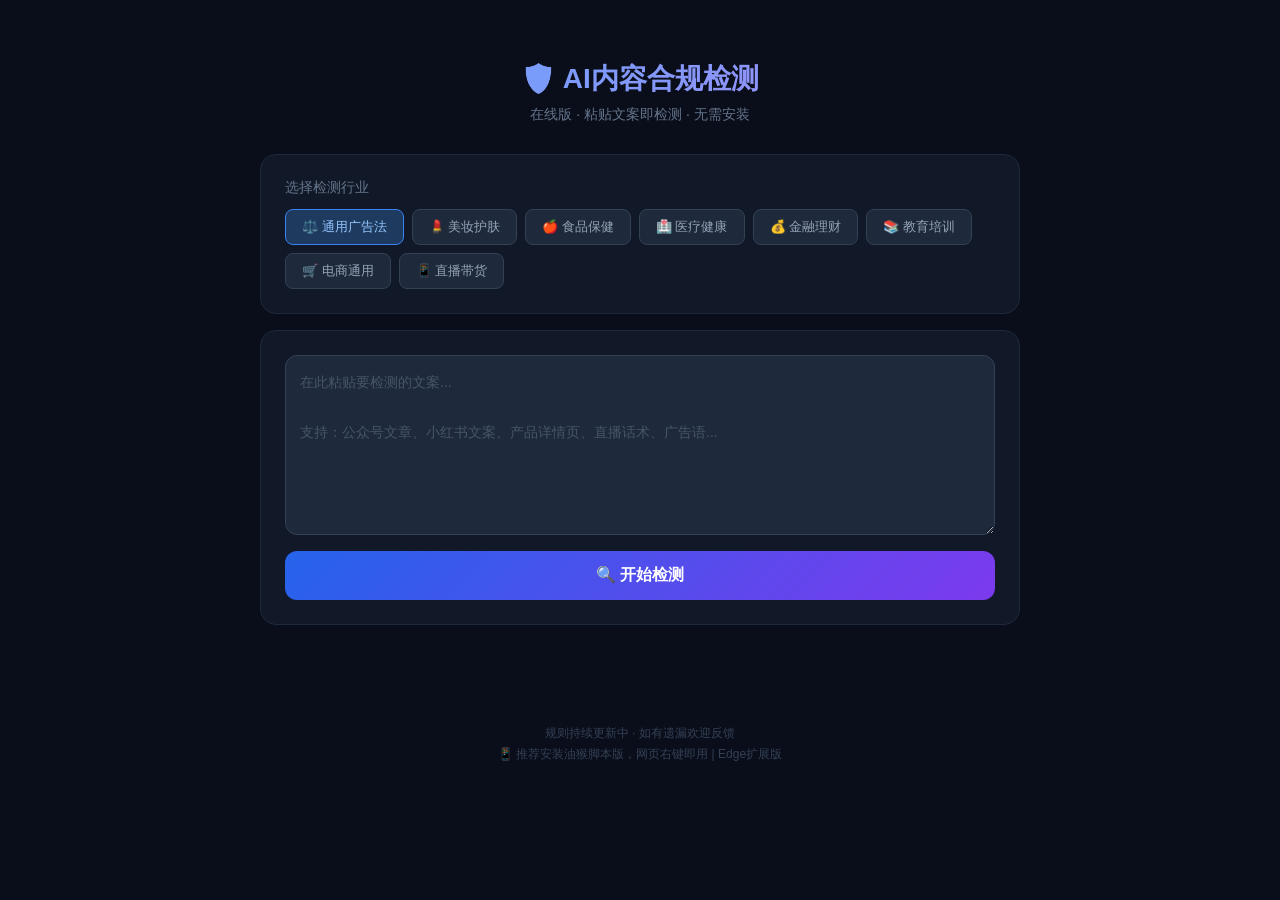
<file: index.html>
<!DOCTYPE html>
<html lang="zh-CN">
<head>
<meta charset="UTF-8">
<meta name="viewport" content="width=device-width,initial-scale=1">
<title>AI内容合规检测 - 在线版</title>
<style>
*{margin:0;padding:0;box-sizing:border-box}
body{font-family:"PingFang SC","Microsoft YaHei",sans-serif;background:#0a0e1a;color:#e2e8f0;min-height:100vh}
.container{max-width:800px;margin:0 auto;padding:20px}
header{text-align:center;padding:40px 0 30px}
header h1{font-size:28px;background:linear-gradient(135deg,#60a5fa,#a78bfa);-webkit-background-clip:text;-webkit-text-fill-color:transparent;margin-bottom:8px}
header p{color:#64748b;font-size:14px}
.card{background:#111827;border:1px solid #1e293b;border-radius:16px;padding:24px;margin-bottom:16px}
.card h3{font-size:14px;color:#64748b;margin-bottom:12px;font-weight:500}
.tags{display:flex;flex-wrap:wrap;gap:8px}
.tag{padding:8px 16px;border-radius:8px;font-size:13px;cursor:pointer;background:#1e293b;border:1px solid #334155;color:#94a3b8;user-select:none;transition:all .15s}
.tag.on{background:#1e3a5f;border-color:#3b82f6;color:#93c5fd}
textarea{width:100%;height:180px;padding:14px;border-radius:12px;background:#1e293b;border:1px solid #334155;color:#e2e8f0;font-size:14px;font-family:inherit;resize:vertical;line-height:1.8}
textarea:focus{outline:none;border-color:#3b82f6}
textarea::placeholder{color:#475569}
.btn{width:100%;padding:14px;border:none;border-radius:12px;font-size:16px;font-weight:600;cursor:pointer;margin-top:12px;transition:all .2s}
.btn-primary{background:linear-gradient(135deg,#2563eb,#7c3aed);color:#fff}
.btn-primary:hover{transform:translateY(-1px);box-shadow:0 4px 20px rgba(99,102,241,.4)}
.status{text-align:center;padding:12px;font-size:13px;color:#64748b}
.result-item{padding:12px 0;border-bottom:1px solid #1e293b;display:flex;flex-wrap:wrap;gap:6px;align-items:center}
.result-item.error{border-left:3px solid #ef4444;padding-left:13px}
.result-item.warning{border-left:3px solid #f59e0b;padding-left:13px}
.result-word{font-weight:700;font-family:monospace;font-size:14px}
.result-desc{width:100%;font-size:12px;color:#94a3b8}
.result-suggest{width:100%;font-size:12px;color:#6ee7b7}
.summary{display:flex;gap:8px;padding:12px 0}
.badge{padding:4px 12px;border-radius:6px;font-size:12px;font-weight:500}
.badge-err{background:#7f1d1d;color:#fca5a5}
.badge-warn{background:#78350f;color:#fde68a}
.empty{text-align:center;padding:40px;color:#475569;font-size:15px}
footer{text-align:center;padding:40px;color:#334155;font-size:12px}
footer a{color:#475569}
</style>
</head>
<body>
<div class="container">
<header><h1>🛡️ AI内容合规检测</h1><p>在线版 · 粘贴文案即检测 · 无需安装</p></header>
<div class="card"><h3>选择检测行业</h3><div class="tags" id="tags"></div></div>
<div class="card"><textarea id="input" placeholder="在此粘贴要检测的文案...&#10;&#10;支持：公众号文章、小红书文案、产品详情页、直播话术、广告语..."></textarea><button class="btn btn-primary" onclick="doScan()">🔍 开始检测</button></div>
<div class="status" id="status"></div>
<div id="results"></div>
</div>
<footer><p>规则持续更新中 · 如有遗漏欢迎反馈</p><p style="margin-top:4px">📱 推荐安装油猴脚本版，网页右键即用 | Edge扩展版</p></footer>
<script src="rules.js"></script>
<script src="app.js"></script>
</body>
</html>
</file>
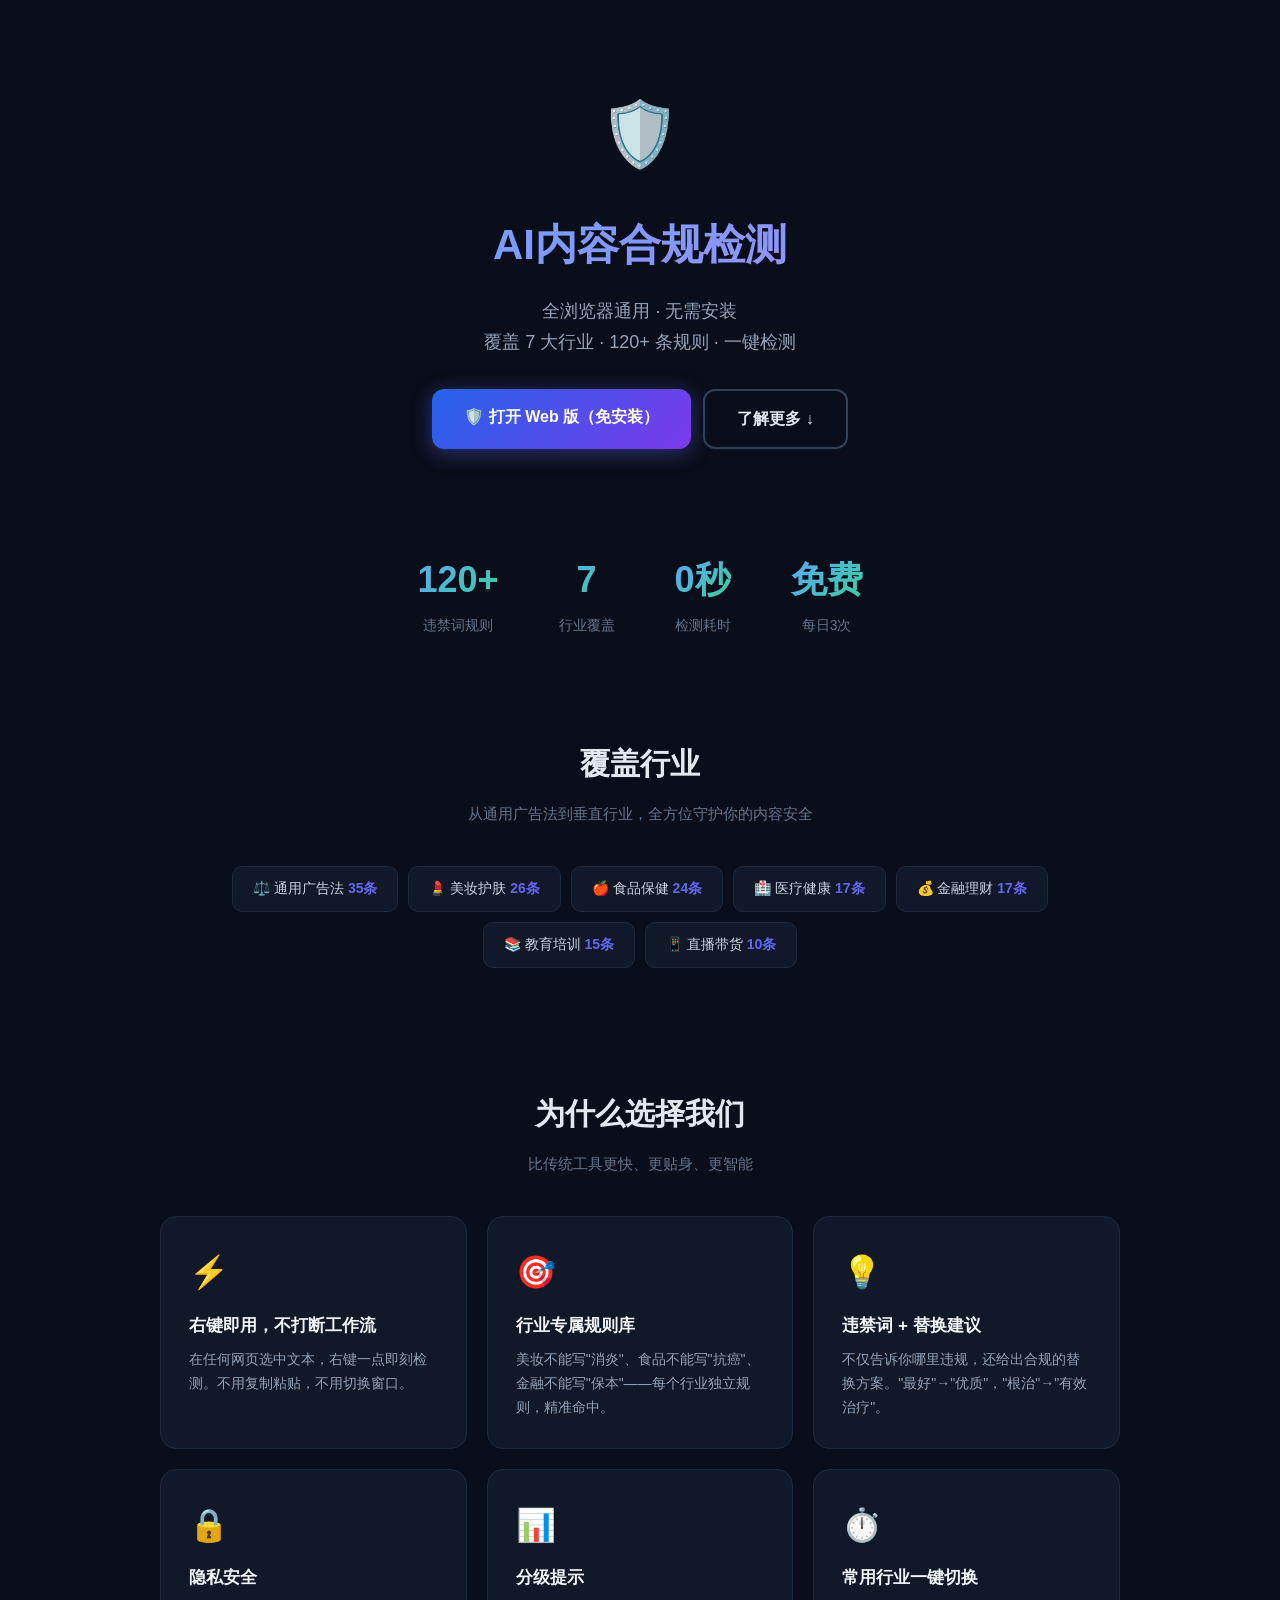
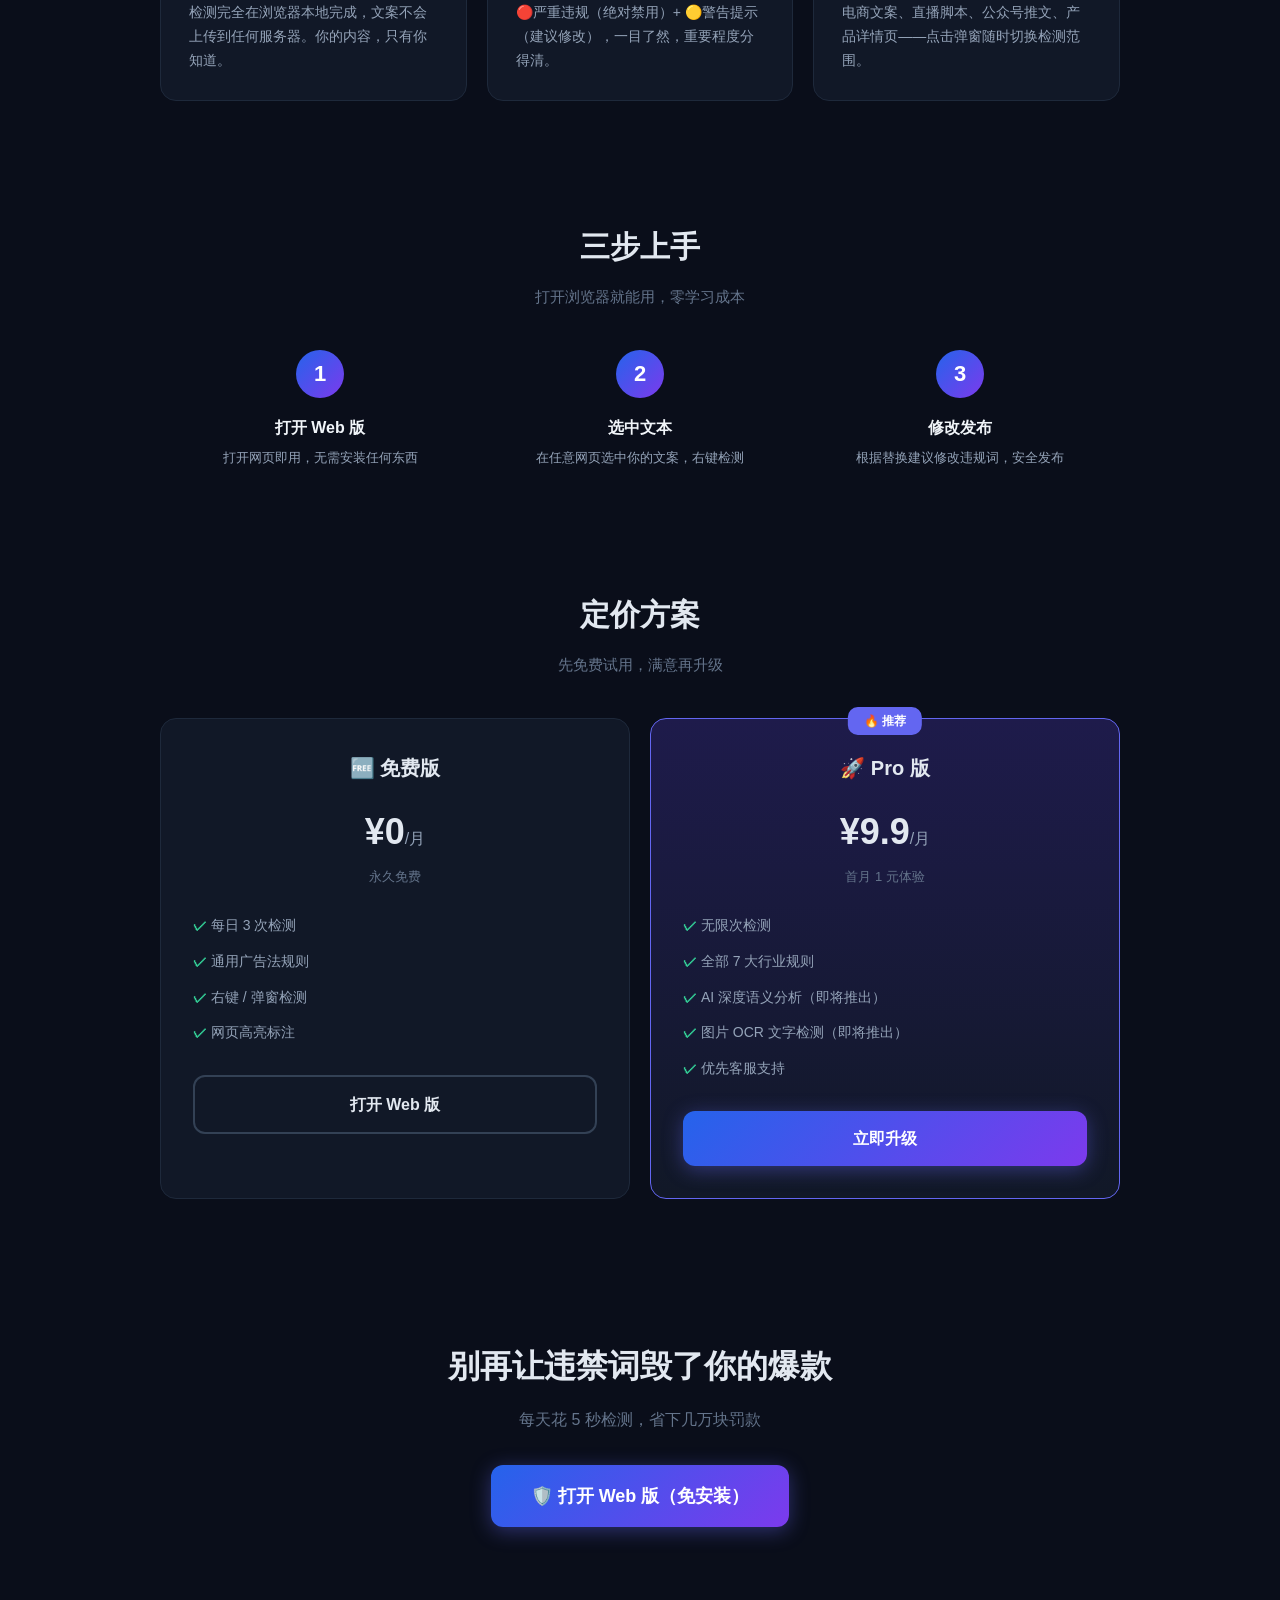
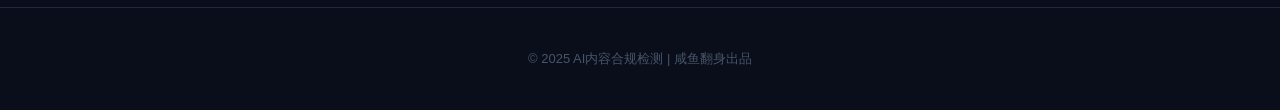
<file: compliance-landing/index.html>
﻿<!DOCTYPE html>
<html lang="zh-CN">
<head>
<meta charset="UTF-8">
<meta name="viewport" content="width=device-width, initial-scale=1.0">
<title>AI内容合规检测 - 一键扫清违禁词，创作无忧</title>
<meta name="description" content="Chrome扩展，支持广告法、美妆、食品、医疗、金融、教育、直播7大行业违禁词检测，右键即用，免费每天3次">
<style>
*{margin:0;padding:0;box-sizing:border-box}
body{font-family:"PingFang SC","Microsoft YaHei","Inter",sans-serif;background:#0a0e1a;color:#e2e8f0;line-height:1.7}
.container{max-width:960px;margin:0 auto;padding:0 20px}

/* Hero */
.hero{padding:80px 0 60px;text-align:center}
.hero .icon{font-size:64px;margin-bottom:20px;display:block;animation:float 3s ease-in-out infinite}
.hero h1{font-size:42px;font-weight:800;background:linear-gradient(135deg,#60a5fa,#a78bfa);-webkit-background-clip:text;-webkit-text-fill-color:transparent;margin-bottom:16px}
.hero .subtitle{font-size:18px;color:#94a3b8;max-width:560px;margin:0 auto 32px}
.cta-group{display:flex;gap:12px;justify-content:center;flex-wrap:wrap}
.btn{padding:14px 32px;border-radius:12px;font-size:16px;font-weight:600;cursor:pointer;text-decoration:none;display:inline-block;transition:all .2s}
.btn-primary{background:linear-gradient(135deg,#2563eb,#7c3aed);color:#fff;box-shadow:0 4px 20px rgba(99,102,241,.4)}
.btn-primary:hover{transform:translateY(-2px);box-shadow:0 6px 28px rgba(99,102,241,.6)}
.btn-outline{border:2px solid #334155;color:#e2e8f0;background:transparent}
.btn-outline:hover{border-color:#6366f1;color:#a5b4fc}

/* Stats */
.stats{padding:40px 0;display:flex;justify-content:center;gap:60px;flex-wrap:wrap}
.stat{text-align:center}
.stat .num{font-size:36px;font-weight:800;background:linear-gradient(135deg,#60a5fa,#34d399);-webkit-background-clip:text;-webkit-text-fill-color:transparent}
.stat .label{font-size:14px;color:#64748b;margin-top:4px}

/* Sections */
.section{padding:60px 0}
.section h2{font-size:30px;font-weight:700;text-align:center;margin-bottom:12px}
.section .section-sub{text-align:center;color:#64748b;font-size:15px;margin-bottom:40px}

/* Feature cards */
.features{display:grid;grid-template-columns:repeat(auto-fit,minmax(260px,1fr));gap:20px}
.card{background:#111827;border:1px solid #1e293b;border-radius:16px;padding:28px;transition:border-color .2s}
.card:hover{border-color:#6366f1}
.card .card-icon{font-size:32px;margin-bottom:12px;display:block}
.card h3{font-size:17px;margin-bottom:8px;color:#f1f5f9}
.card p{font-size:14px;color:#94a3b8}

/* Industries */
.industries{display:flex;flex-wrap:wrap;gap:10px;justify-content:center}
.tag{padding:10px 20px;border-radius:10px;font-size:14px;font-weight:500;background:#111827;border:1px solid #1e293b;color:#cbd5e1}
.tag .count{color:#6366f1;font-weight:700}

/* How it works */
.steps{display:flex;gap:40px;justify-content:center;flex-wrap:wrap}
.step{flex:1;min-width:200px;max-width:280px;text-align:center}
.step .step-num{width:48px;height:48px;border-radius:50%;background:linear-gradient(135deg,#2563eb,#7c3aed);color:#fff;font-size:22px;font-weight:800;display:flex;align-items:center;justify-content:center;margin:0 auto 16px}
.step h4{font-size:16px;margin-bottom:6px;color:#f1f5f9}
.step p{font-size:13px;color:#94a3b8}

/* Pricing */
.pricing{display:grid;grid-template-columns:repeat(auto-fit,minmax(260px,1fr));gap:20px}
.price-card{background:#111827;border:1px solid #1e293b;border-radius:16px;padding:32px;text-align:center;position:relative}
.price-card.pro{border-color:#6366f1;background:linear-gradient(180deg,#1e1b4b 0%,#111827 100%)}
.price-card .badge{position:absolute;top:-12px;left:50%;transform:translateX(-50%);background:#6366f1;color:#fff;padding:4px 16px;border-radius:10px;font-size:12px;font-weight:600}
.price-card h3{font-size:20px;margin-bottom:16px}
.price-card .price{font-size:36px;font-weight:800;margin-bottom:4px}
.price-card .price span{font-size:16px;color:#94a3b8;font-weight:400}
.price-card .period{font-size:13px;color:#64748b;margin-bottom:20px}
.price-card ul{list-style:none;text-align:left;margin-bottom:24px}
.price-card li{padding:6px 0;font-size:14px;color:#94a3b8}
.price-card li::before{content:"✓ ";color:#34d399;font-weight:700}

/* CTA Bottom */
.cta-bottom{padding:80px 0;text-align:center}
.cta-bottom h2{font-size:32px;font-weight:700;margin-bottom:12px}
.cta-bottom p{color:#64748b;font-size:16px;margin-bottom:32px}

/* Footer */
footer{padding:40px 0;border-top:1px solid #1e293b;text-align:center;color:#475569;font-size:13px}

@keyframes float{0%,100%{transform:translateY(0)}50%{transform:translateY(-12px)}}

/* Mobile */
@media(max-width:640px){
  .hero h1{font-size:28px}
  .stats{gap:30px}
  .stat .num{font-size:28px}
  .section h2{font-size:24px}
}
</style>
</head>
<body>

<!-- Hero -->
<section class="hero container">
  <span class="icon">🛡️</span>
  <h1>AI内容合规检测</h1>
  <p class="subtitle">全浏览器通用 · 无需安装<br>覆盖 7 大行业 · 120+ 条规则 · 一键检测</p>
  <div class="cta-group">
    <a href="#" class="btn btn-primary">🛡️ 打开 Web 版（免安装）</a>
    <a href="#features" class="btn btn-outline">了解更多 ↓</a>
  </div>
</section>

<!-- Stats -->
<section class="stats container">
  <div class="stat"><div class="num">120+</div><div class="label">违禁词规则</div></div>
  <div class="stat"><div class="num">7</div><div class="label">行业覆盖</div></div>
  <div class="stat"><div class="num">0秒</div><div class="label">检测耗时</div></div>
  <div class="stat"><div class="num">免费</div><div class="label">每日3次</div></div>
</section>

<!-- Industries -->
<section class="section container" id="features">
  <h2>覆盖行业</h2>
  <p class="section-sub">从通用广告法到垂直行业，全方位守护你的内容安全</p>
  <div class="industries">
    <span class="tag">⚖️ 通用广告法 <span class="count">35条</span></span>
    <span class="tag">💄 美妆护肤 <span class="count">26条</span></span>
    <span class="tag">🍎 食品保健 <span class="count">24条</span></span>
    <span class="tag">🏥 医疗健康 <span class="count">17条</span></span>
    <span class="tag">💰 金融理财 <span class="count">17条</span></span>
    <span class="tag">📚 教育培训 <span class="count">15条</span></span>
    <span class="tag">📱 直播带货 <span class="count">10条</span></span>
  </div>
</section>

<!-- Features -->
<section class="section container">
  <h2>为什么选择我们</h2>
  <p class="section-sub">比传统工具更快、更贴身、更智能</p>
  <div class="features">
    <div class="card">
      <span class="card-icon">⚡</span>
      <h3>右键即用，不打断工作流</h3>
      <p>在任何网页选中文本，右键一点即刻检测。不用复制粘贴，不用切换窗口。</p>
    </div>
    <div class="card">
      <span class="card-icon">🎯</span>
      <h3>行业专属规则库</h3>
      <p>美妆不能写"消炎"、食品不能写"抗癌"、金融不能写"保本"——每个行业独立规则，精准命中。</p>
    </div>
    <div class="card">
      <span class="card-icon">💡</span>
      <h3>违禁词 + 替换建议</h3>
      <p>不仅告诉你哪里违规，还给出合规的替换方案。"最好"→"优质"，"根治"→"有效治疗"。</p>
    </div>
    <div class="card">
      <span class="card-icon">🔒</span>
      <h3>隐私安全</h3>
      <p>检测完全在浏览器本地完成，文案不会上传到任何服务器。你的内容，只有你知道。</p>
    </div>
    <div class="card">
      <span class="card-icon">📊</span>
      <h3>分级提示</h3>
      <p>🔴严重违规（绝对禁用）+ 🟡警告提示（建议修改），一目了然，重要程度分得清。</p>
    </div>
    <div class="card">
      <span class="card-icon">⏱️</span>
      <h3>常用行业一键切换</h3>
      <p>电商文案、直播脚本、公众号推文、产品详情页——点击弹窗随时切换检测范围。</p>
    </div>
  </div>
</section>

<!-- How it works -->
<section class="section container">
  <h2>三步上手</h2>
  <p class="section-sub">打开浏览器就能用，零学习成本</p>
  <div class="steps">
    <div class="step">
      <div class="step-num">1</div>
      <h4>打开 Web 版</h4>
      <p>打开网页即用，无需安装任何东西</p>
    </div>
    <div class="step">
      <div class="step-num">2</div>
      <h4>选中文本</h4>
      <p>在任意网页选中你的文案，右键检测</p>
    </div>
    <div class="step">
      <div class="step-num">3</div>
      <h4>修改发布</h4>
      <p>根据替换建议修改违规词，安全发布</p>
    </div>
  </div>
</section>

<!-- Pricing -->
<section class="section container">
  <h2>定价方案</h2>
  <p class="section-sub">先免费试用，满意再升级</p>
  <div class="pricing">
    <div class="price-card">
      <h3>🆓 免费版</h3>
      <div class="price">¥0<span>/月</span></div>
      <div class="period">永久免费</div>
      <ul>
        <li>每日 3 次检测</li>
        <li>通用广告法规则</li>
        <li>右键 / 弹窗检测</li>
        <li>网页高亮标注</li>
      </ul>
      <a href="#" class="btn btn-outline" style="display:block">打开 Web 版</a>
    </div>
    <div class="price-card pro">
      <div class="badge">🔥 推荐</div>
      <h3>🚀 Pro 版</h3>
      <div class="price">¥9.9<span>/月</span></div>
      <div class="period">首月 1 元体验</div>
      <ul>
        <li>无限次检测</li>
        <li>全部 7 大行业规则</li>
        <li>AI 深度语义分析（即将推出）</li>
        <li>图片 OCR 文字检测（即将推出）</li>
        <li>优先客服支持</li>
      </ul>
      <a href="#" class="btn btn-primary" style="display:block">立即升级</a>
    </div>
  </div>
</section>

<!-- CTA -->
<section class="cta-bottom container">
  <h2>别再让违禁词毁了你的爆款</h2>
  <p>每天花 5 秒检测，省下几万块罚款</p>
  <a href="#" class="btn btn-primary" style="font-size:18px;padding:16px 40px">🛡️ 打开 Web 版（免安装）</a>
</section>

<footer>
  <p>© 2025 AI内容合规检测 | 咸鱼翻身出品</p>
</footer>

</body>
</html>
</file>
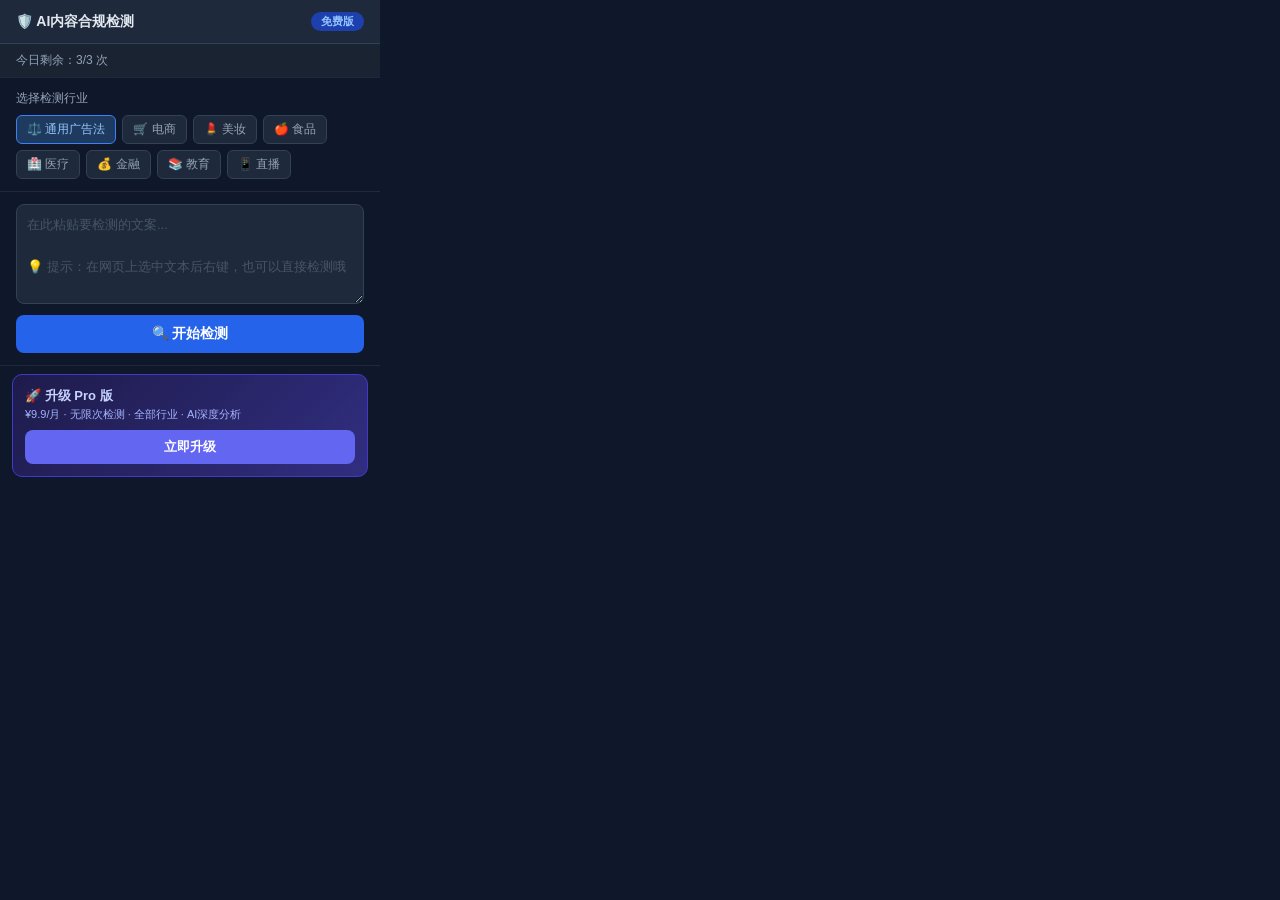
<file: content-compliance-checker/popup/popup.html>
﻿<!DOCTYPE html>
<html lang="zh-CN">
<head>
  <meta charset="UTF-8">
  <meta name="viewport" content="width=device-width,initial-scale=1">
  <title>AI内容合规检测</title>
  <link rel="stylesheet" href="popup.css">
</head>
<body>
  <div id="app">
    <!-- 头部 -->
    <header>
      <span class="logo">🛡️ AI内容合规检测</span>
      <span id="plan-badge" class="plan-badge free">免费版</span>
    </header>

    <!-- 状态栏 -->
    <div id="status-bar">
      <span id="scan-count">今日剩余：3/3 次</span>
    </div>

    <!-- 行业选择 -->
    <section class="section">
      <h3>选择检测行业</h3>
      <div id="industry-tags">
        <label class="tag selected"><input type="checkbox" value="general" checked> ⚖️ 通用广告法</label>
        <label class="tag"><input type="checkbox" value="ecommerce"> 🛒 电商</label>
        <label class="tag"><input type="checkbox" value="beauty"> 💄 美妆</label>
        <label class="tag"><input type="checkbox" value="food"> 🍎 食品</label>
        <label class="tag"><input type="checkbox" value="medical"> 🏥 医疗</label>
        <label class="tag"><input type="checkbox" value="finance"> 💰 金融</label>
        <label class="tag"><input type="checkbox" value="education"> 📚 教育</label>
        <label class="tag"><input type="checkbox" value="livestream"> 📱 直播</label>
      </div>
    </section>

    <!-- 输入区域 -->
    <section class="section">
      <textarea id="text-input" placeholder="在此粘贴要检测的文案...&#10;&#10;💡 提示：在网页上选中文本后右键，也可以直接检测哦"></textarea>
      <button id="scan-btn">🔍 开始检测</button>
    </section>

    <!-- 结果区域 -->
    <div id="results-container" style="display:none">
      <div id="results-summary"></div>
      <div id="results-list"></div>
    </div>

    <!-- 升级横幅 -->
    <div id="upgrade-banner" class="upgrade-banner">
      <div class="upgrade-text">
        <strong>🚀 升级 Pro 版</strong>
        <span>¥9.9/月 · 无限次检测 · 全部行业 · AI深度分析</span>
      </div>
      <button id="upgrade-btn">立即升级</button>
    </div>
  </div>

  <script src="popup.js"></script>
</body>
</html>
</file>
<file: content-compliance-checker/popup/popup.css>
﻿/* ============================================================
   Popup Styles
   ============================================================ */
* { margin:0;padding:0;box-sizing:border-box; }
body {
  width:380px; min-height:480px; font-size:13px; font-family:"PingFang SC","Microsoft YaHei",sans-serif;
  background:#0f172a; color:#e2e8f0;
}
#app { display:flex; flex-direction:column; }

/* Header */
header {
  display:flex; justify-content:space-between; align-items:center;
  padding:12px 16px; background:#1e293b; border-bottom:1px solid #334155;
}
.logo { font-weight:600; font-size:14px; }
.plan-badge { padding:2px 10px; border-radius:10px; font-size:11px; font-weight:600; }
.plan-badge.free { background:#1e40af; color:#93c5fd; }
.plan-badge.pro { background:#7c3aed; color:#ddd6fe; }

/* Status */
#status-bar {
  padding:8px 16px; font-size:12px; color:#94a3b8;
  background:#1a2332; border-bottom:1px solid #1e293b;
  display:flex; justify-content:space-between; align-items:center;
}

/* Sections */
.section { padding:12px 16px; border-bottom:1px solid #1e293b; }
.section h3 { font-size:12px; color:#94a3b8; margin-bottom:8px; font-weight:500; }

/* Industry tags */
#industry-tags { display:flex; flex-wrap:wrap; gap:6px; }
.tag {
  padding:5px 10px; border-radius:6px; font-size:12px; cursor:pointer;
  background:#1e293b; border:1px solid #334155; color:#94a3b8;
  transition:all .15s; user-select:none;
}
.tag.selected { background:#1e3a5f; border-color:#3b82f6; color:#93c5fd; }
.tag:hover { border-color:#475569; }
.tag input { display:none; }

/* Input */
#text-input {
  width:100%; height:100px; padding:10px; border-radius:8px; resize:vertical;
  background:#1e293b; border:1px solid #334155; color:#e2e8f0; font-size:13px;
  font-family:inherit; line-height:1.6;
}
#text-input:focus { outline:none; border-color:#3b82f6; }
#text-input::placeholder { color:#475569; }

/* Scan button */
#scan-btn {
  width:100%; margin-top:8px; padding:10px; border:none; border-radius:8px;
  background:#2563eb; color:#fff; font-size:14px; font-weight:600; cursor:pointer;
  transition:background .15s;
}
#scan-btn:hover { background:#1d4ed8; }
#scan-btn:disabled { background:#334155; color:#64748b; cursor:not-allowed; }

/* Results */
#results-container { border-top:1px solid #1e293b; }
#results-summary { padding:10px 16px; display:flex; gap:8px; }
.result-badge { padding:3px 8px; border-radius:5px; font-size:11px; font-weight:500; }
.result-err { background:#7f1d1d; color:#fca5a5; }
.result-warn { background:#78350f; color:#fde68a; }
.result-ok { background:#064e3b; color:#6ee7b7; }

#results-list { max-height:280px; overflow-y:auto; }
.res-item {
  padding:8px 16px; display:flex; flex-wrap:wrap; gap:4px; align-items:center;
  border-bottom:1px solid #1a2332;
}
.res-item-error { border-left:3px solid #ef4444; }
.res-item-warning { border-left:3px solid #f59e0b; }
.res-word { font-weight:700; font-family:monospace; font-size:13px; }
.res-icon { font-size:12px; }
.res-desc { width:100%; font-size:11px; color:#94a3b8; }
.res-suggest { width:100%; font-size:11px; color:#6ee7b7; }
.res-empty { padding:32px 16px; text-align:center; color:#475569; font-size:13px; }

/* Upgrade banner */
.upgrade-banner {
  margin:8px 12px 12px; padding:12px; border-radius:10px;
  background:linear-gradient(135deg,#1e1b4b,#312e81); border:1px solid #4338ca;
  display:flex; flex-direction:column; gap:8px;
}
.upgrade-text { display:flex; flex-direction:column; gap:2px; }
.upgrade-text strong { font-size:13px; color:#c7d2fe; }
.upgrade-text span { font-size:11px; color:#a5b4fc; }
#upgrade-btn {
  padding:8px; border:none; border-radius:8px; font-size:13px; font-weight:600; cursor:pointer;
  background:#6366f1; color:#fff; transition:background .15s;
}
#upgrade-btn:hover { background:#4f46e5; }
</file>
